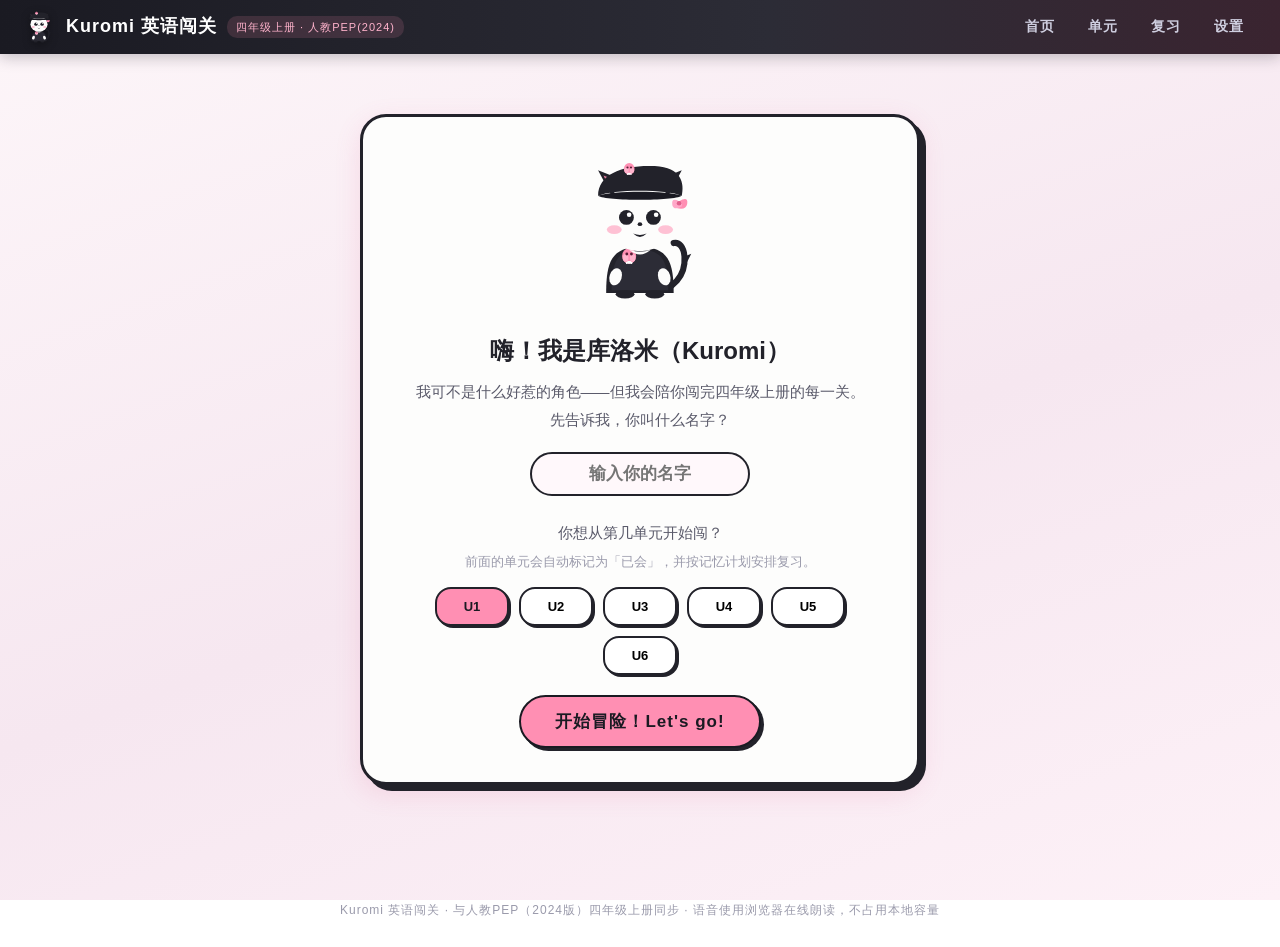
<file: index.html>
<!DOCTYPE html>
<html lang="zh-CN">
<head>
<meta charset="UTF-8">
<meta name="viewport" content="width=device-width, initial-scale=1.0">
<title>库洛米英语闯关</title>
<style>
  html,body{height:100%;margin:0}
  body{
    display:flex;flex-direction:column;align-items:center;justify-content:center;
    background:linear-gradient(160deg,#fdf6f9,#f6e7f0);font-family:"Microsoft YaHei",sans-serif;
    color:#22222a;
  }
  .logo{font-size:40px;animation:bounce 1s ease-in-out infinite}
  @keyframes bounce{0%,100%{transform:translateY(0)}50%{transform:translateY(-10px)}}
  p{font-size:16px;letter-spacing:1px;color:#5a5a6a;margin-top:12px}
  a{color:#e0608c;font-weight:bold}
  @media (prefers-reduced-motion:reduce){.logo{animation:none}}
</style>
<script>
  // 直接进入库洛米英语闯关
  window.location.replace("kuromi/");
</script>
</head>
<body>
  <div class="logo">🖤✨</div>
  <p>正在进入库洛米英语闯关……</p>
  <p>如果没有自动跳转，<a href="kuromi/">点这里进入</a></p>
</body>
</html>
</file>
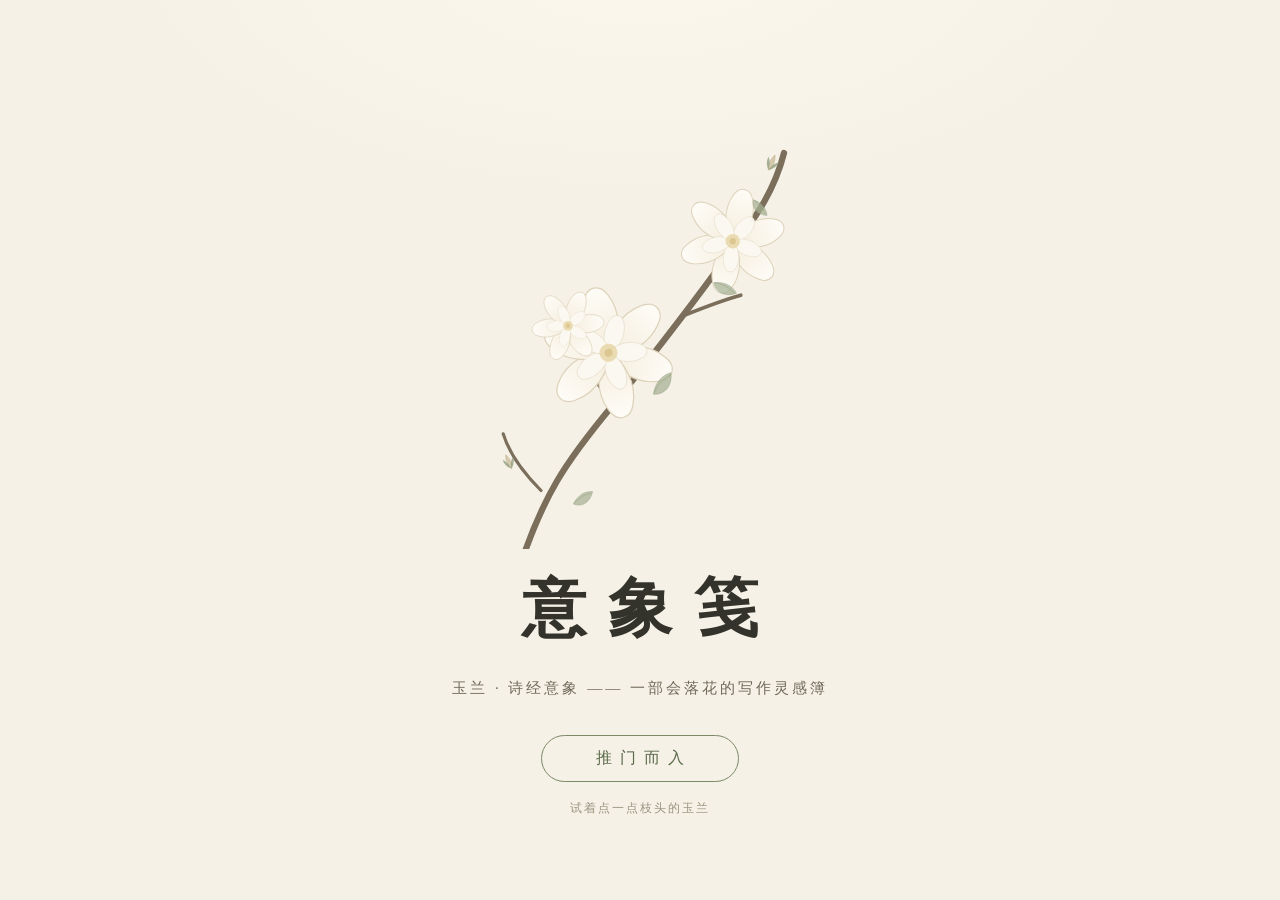
<file: imagery/index.html>
<!DOCTYPE html>
<html lang="zh-CN">
<head>
<meta charset="UTF-8">
<meta name="viewport" content="width=device-width, initial-scale=1.0">
<title>意象笺 · 玉兰诗经</title>
<link rel="stylesheet" href="styles.css">
</head>
<body>

<!-- 可复用的 SVG 部件 -->
<svg width="0" height="0" style="position:absolute" aria-hidden="true">
  <defs>
    <linearGradient id="petalGrad" x1="0" y1="0" x2="0" y2="1">
      <stop offset="0%" stop-color="#fefcf7"/>
      <stop offset="70%" stop-color="#f7f1e3"/>
      <stop offset="100%" stop-color="#efe4cd"/>
    </linearGradient>
    <!-- 一朵玉兰：花瓣围绕原点朝上展开 -->
    <g id="blossom">
      <g fill="url(#petalGrad)" stroke="#ddd2ba" stroke-width="1.1">
        <path d="M0,4 C-12,-12 -18,-32 -10,-50 C-5,-62 7,-62 12,-50 C20,-32 14,-12 2,4 Z" transform="rotate(0)"/>
        <path d="M0,4 C-12,-12 -18,-32 -10,-50 C-5,-62 7,-62 12,-50 C20,-32 14,-12 2,4 Z" transform="rotate(60)"/>
        <path d="M0,4 C-12,-12 -18,-32 -10,-50 C-5,-62 7,-62 12,-50 C20,-32 14,-12 2,4 Z" transform="rotate(120)"/>
        <path d="M0,4 C-12,-12 -18,-32 -10,-50 C-5,-62 7,-62 12,-50 C20,-32 14,-12 2,4 Z" transform="rotate(180)"/>
        <path d="M0,4 C-12,-12 -18,-32 -10,-50 C-5,-62 7,-62 12,-50 C20,-32 14,-12 2,4 Z" transform="rotate(240)"/>
        <path d="M0,4 C-12,-12 -18,-32 -10,-50 C-5,-62 7,-62 12,-50 C20,-32 14,-12 2,4 Z" transform="rotate(300)"/>
      </g>
      <g fill="#fcf9f2" stroke="#e2d8c2" stroke-width="0.9" opacity="0.95" transform="scale(0.58) rotate(28)">
        <path d="M0,4 C-12,-12 -18,-32 -10,-50 C-5,-62 7,-62 12,-50 C20,-32 14,-12 2,4 Z" transform="rotate(0)"/>
        <path d="M0,4 C-12,-12 -18,-32 -10,-50 C-5,-62 7,-62 12,-50 C20,-32 14,-12 2,4 Z" transform="rotate(72)"/>
        <path d="M0,4 C-12,-12 -18,-32 -10,-50 C-5,-62 7,-62 12,-50 C20,-32 14,-12 2,4 Z" transform="rotate(144)"/>
        <path d="M0,4 C-12,-12 -18,-32 -10,-50 C-5,-62 7,-62 12,-50 C20,-32 14,-12 2,4 Z" transform="rotate(216)"/>
        <path d="M0,4 C-12,-12 -18,-32 -10,-50 C-5,-62 7,-62 12,-50 C20,-32 14,-12 2,4 Z" transform="rotate(288)"/>
      </g>
      <circle r="8" fill="#e7d6a7" opacity="0.85"/>
      <circle r="3.5" fill="#d9c48c" opacity="0.9"/>
    </g>
    <!-- 花苞 -->
    <g id="bud">
      <path d="M0,6 C-6,-6 -7,-20 -2,-30 C3,-20 8,-6 2,6 Z" fill="#d6c9ac" stroke="#b9ab8a" stroke-width="1"/>
      <path d="M0,6 C-8,0 -14,-10 -13,-20 C-6,-14 -2,-6 0,6 Z" fill="#93a07f" opacity="0.8"/>
      <path d="M0,6 C8,0 14,-10 13,-20 C6,-14 2,-6 0,6 Z" fill="#93a07f" opacity="0.8"/>
    </g>
    <!-- 叶子 -->
    <g id="leaf">
      <path d="M0,0 C12,-10 26,-12 38,-6 C28,8 12,12 0,0 Z" fill="#a7b294" opacity="0.72" stroke="#8a9577" stroke-width="0.9"/>
      <path d="M2,-1 C14,-6 26,-7 35,-4" stroke="#8a9577" stroke-width="0.8" fill="none" opacity="0.7"/>
    </g>
  </defs>
</svg>

<div id="app">

  <header id="topbar" class="hidden">
    <div class="brand">
      <svg class="brand-flower mag-flower" viewBox="-70 -70 140 140" width="30" height="30" aria-hidden="true">
        <use href="#blossom" transform="scale(1.05)"/>
      </svg>
      <span class="brand-name">意象笺</span>
    </div>
    <nav id="nav">
      <button class="nav-btn active" data-view="gallery">意象墙</button>
      <button class="nav-btn" data-view="collide">碰撞</button>
      <button class="nav-btn" data-view="notes">随想簿</button>
      <button class="nav-btn" data-view="import">导入</button>
    </nav>
  </header>

  <main>

    <!-- 扉页 -->
    <section id="view-splash">
      <svg id="splash-art" viewBox="0 0 400 520" aria-hidden="true">
        <path d="M60,560 C90,460 120,420 170,360 C210,310 250,260 300,190 C330,150 350,120 360,80"
              fill="none" stroke="#7b6f5b" stroke-width="7" stroke-linecap="round"/>
        <path d="M170,360 C155,340 140,315 128,290" fill="none" stroke="#7b6f5b" stroke-width="4.5" stroke-linecap="round"/>
        <path d="M250,260 C270,252 290,244 312,238" fill="none" stroke="#7b6f5b" stroke-width="4" stroke-linecap="round"/>
        <path d="M90,455 C70,435 55,415 48,392" fill="none" stroke="#7b6f5b" stroke-width="3.5" stroke-linecap="round"/>
        <g class="mag-flower" data-bloom="1" transform="translate(165,302) rotate(-14) scale(1.25)"><use href="#blossom"/></g>
        <g class="mag-flower" data-bloom="2" transform="translate(303,178) rotate(12) scale(1)"><use href="#blossom"/></g>
        <g class="mag-flower" data-bloom="3" transform="translate(120,272) rotate(22) scale(0.68)"><use href="#blossom"/></g>
        <g class="mag-flower" data-bloom="4" transform="translate(344,96) rotate(28) scale(0.5)"><use href="#bud"/></g>
        <g class="mag-flower" data-bloom="5" transform="translate(56,428) rotate(-18) scale(0.46)"><use href="#bud"/></g>
        <g transform="translate(215,348) rotate(-42) scale(0.8)"><use href="#leaf"/></g>
        <g transform="translate(282,224) rotate(34) scale(0.72)"><use href="#leaf"/></g>
        <g transform="translate(126,470) rotate(-24) scale(0.66)"><use href="#leaf"/></g>
        <g transform="translate(326,132) rotate(58) scale(0.6)"><use href="#leaf"/></g>
      </svg>
      <h1 class="splash-title">意象笺</h1>
      <p class="splash-sub">玉兰 · 诗经意象 —— 一部会落花的写作灵感簿</p>
      <button id="enter-btn" class="btn-enter">推门而入</button>
      <p class="splash-hint">试着点一点枝头的玉兰</p>
    </section>

    <!-- 意象墙 -->
    <section id="view-gallery" class="view hidden">
      <div class="page-head">
        <h2>意象墙</h2>
        <p class="page-desc">从《诗经》里采撷的六十枚意象。点开一枚，看它如何生长。</p>
      </div>
      <div class="toolbar">
        <input id="search" type="search" placeholder="搜意象名、出处、原文…" autocomplete="off">
        <div class="chip-row" id="catRow"></div>
        <div class="chip-row" id="senseRow"></div>
        <div class="mood-wrap">
          <button id="moodToggle" class="mood-toggle" type="button">情绪筛选 ▾</button>
          <div id="moodPanel" class="chip-row hidden"></div>
        </div>
      </div>
      <div id="grid" class="grid"></div>
      <p id="emptyTip" class="empty-tip hidden">没有找到匹配的意象，换个筛选试试。</p>
    </section>

    <!-- 碰撞 -->
    <section id="view-collide" class="view hidden">
      <div class="page-head">
        <h2>意象碰撞</h2>
        <p class="page-desc">一枚意象 × 一个场景，让它们在彼此身上长出新的句子。</p>
      </div>
      <div class="collide-box">
        <div class="mood-wrap collide-mood">
          <button id="cmoodToggle" class="mood-toggle" type="button">情感方向 ▾（可选）</button>
          <div id="cmoodPanel" class="chip-row hidden"></div>
        </div>
        <div class="collide-stage">
          <div class="c-card c-img" id="cImgCard"></div>
          <div class="c-x">×</div>
          <div class="c-card c-scene" id="cSceneCard"></div>
        </div>
        <div class="collide-controls">
          <button class="btn ghost" id="cRerollImg">换个意象</button>
          <button class="btn ghost" id="cRerollScene">换个场景</button>
          <button class="btn ghost" id="cRerollAll">重新抽取</button>
          <button class="btn primary" id="cSpark">生成写作火花</button>
        </div>
        <div id="sparkBox" class="spark-box hidden">
          <p class="spark-label">✦ 写作火花</p>
          <p id="sparkText" class="spark-text"></p>
        </div>
        <div class="c-note">
          <textarea id="cNote" rows="4" placeholder="顺着火花写点什么，或记下此刻的联想…（保存在本机）"></textarea>
          <div class="c-note-actions">
            <span id="cNoteState" class="note-state"></span>
            <button class="btn small" id="cSaveNote">保存随想</button>
          </div>
        </div>
      </div>
    </section>

    <!-- 随想簿 -->
    <section id="view-notes" class="view hidden">
      <div class="page-head">
        <h2>随想簿</h2>
        <p class="page-desc">你的积累都收在这里——卡片上的随想，与碰撞时落下的句子。</p>
      </div>
      <p id="notesEmpty" class="empty-tip hidden">还没有随想。去意象墙上写一张，或去碰撞一次吧。</p>
      <div class="notes-cols">
        <div class="notes-col">
          <h3 class="notes-col-title">碰撞记录 <span id="collideCount" class="count-badge">0</span></h3>
          <div id="collideList" class="notes-list"></div>
        </div>
        <div class="notes-col">
          <h3 class="notes-col-title">卡片随想 <span id="cardNoteCount" class="count-badge">0</span></h3>
          <div id="cardNoteList" class="notes-list"></div>
        </div>
      </div>
    </section>

    <!-- 导入 -->
    <section id="view-import" class="view hidden">
      <div class="page-head">
        <h2>导入素材</h2>
        <p class="page-desc">预留的接口：把你自己积累的意象与场景导进来，与《诗经》的六十枚同堂。</p>
      </div>
      <div class="import-box">
        <p class="import-stats">当前：内置意象 <strong id="builtinCount">60</strong> · 场景 <strong id="builtinSceneCount">12</strong>　|　已导入意象 <strong id="importedCount">0</strong> · 场景 <strong id="importedSceneCount">0</strong></p>
        <p class="import-format">JSON 格式（两个字段都可选，同名会覆盖内置）：</p>
        <pre class="import-code">{
  "imagery": [
    {
      "name": "意象名", "category": "植物", "senses": ["视觉", "触觉"],
      "moods": ["思念", "苍凉"], "source": "出处",
      "text": "摘句原文", "meaning": "释义",
      "analysis": "意象解析：为什么美、怎么用",
      "prompt": "写作提示"
    }
  ],
  "scenes": [ { "name": "场景名", "description": "场景描写" } ]
}</pre>
        <textarea id="importArea" rows="8" placeholder="在这里粘贴 JSON…"></textarea>
        <div class="import-actions">
          <button class="btn ghost" id="importFill">填入示例</button>
          <label class="btn ghost file-label">选择 JSON 文件<input type="file" id="importFile" accept=".json,application/json" hidden></label>
          <a class="btn ghost" id="importDl" href="data/import-example.json" download="import-example.json">下载示例文件</a>
          <button class="btn primary" id="importBtn">导入</button>
        </div>
        <p id="importMsg" class="import-msg"></p>
      </div>
    </section>

  </main>

  <footer class="hidden" id="foot">意象笺 · 以《诗经》为壤，以玉兰为灯 · 数据仅存于本机浏览器</footer>
</div>

<!-- 详情弹层 -->
<div id="detail" class="modal hidden" role="dialog" aria-modal="true">
  <div class="modal-mask" id="detailMask"></div>
  <div class="detail-panel">
    <button class="detail-close" id="detailClose" aria-label="关闭">✕</button>
    <div id="detailBody"></div>
  </div>
</div>

<div id="toast" class="toast hidden"></div>

<script src="data/imagery1.js"></script>
<script src="data/imagery2.js"></script>
<script src="data/scenes.js"></script>
<script src="app.js"></script>
</body>
</html>
</file>
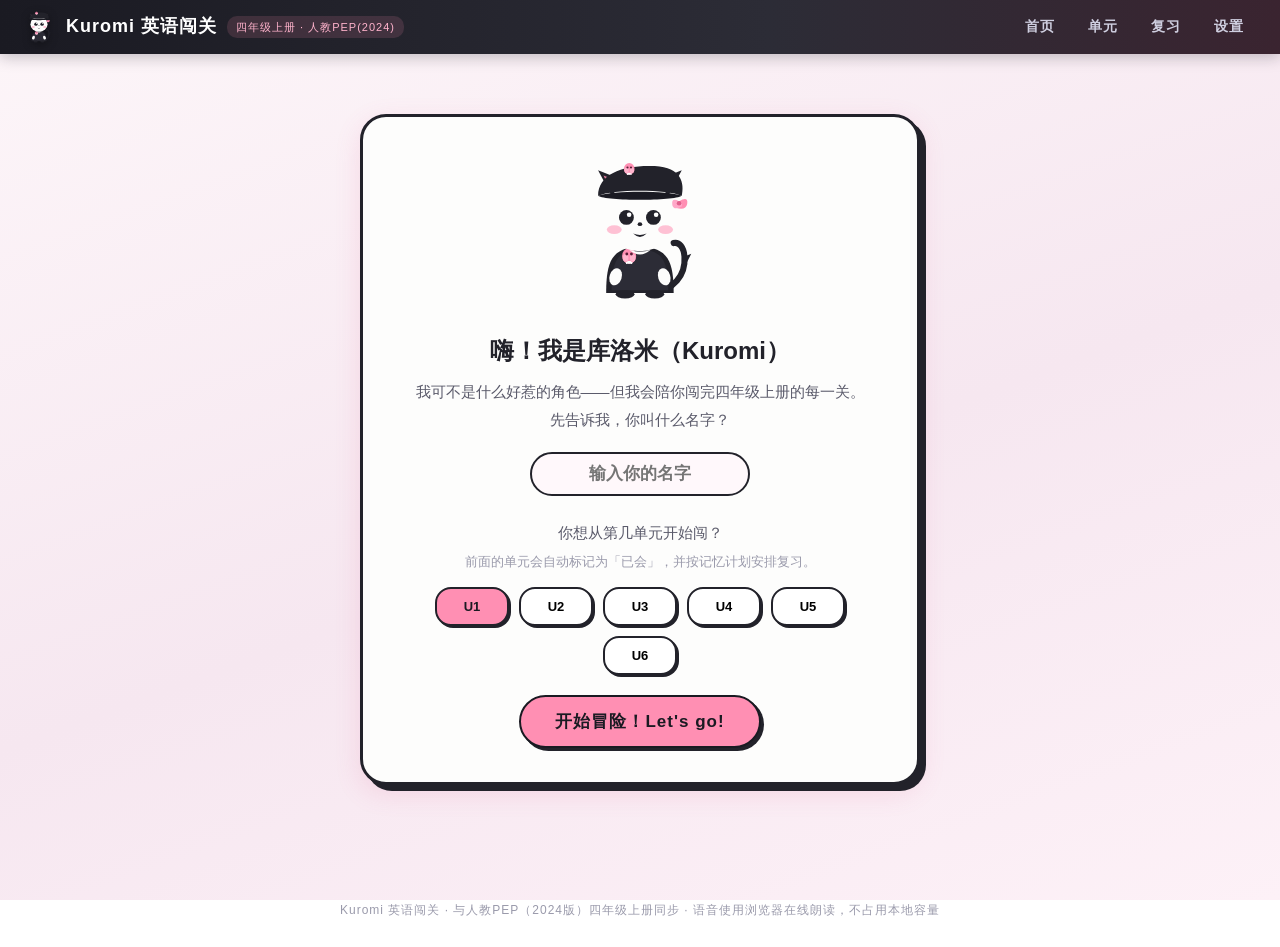
<file: kuromi/index.html>
<!DOCTYPE html>
<html lang="zh-CN">
<head>
<meta charset="UTF-8">
<meta name="viewport" content="width=device-width, initial-scale=1.0">
<title>Kuromi 英语闯关 · 四年级上册</title>
<link rel="stylesheet" href="styles.css">
</head>
<body>

<!-- 可复用 SVG 部件：骷髅徽章、库洛米角色 -->
<svg width="0" height="0" style="position:absolute" aria-hidden="true">
  <defs>
    <!-- 粉色骷髅徽章 -->
    <g id="skull">
      <ellipse cx="0" cy="-2" rx="11" ry="12" fill="#ff8fb3"/>
      <ellipse cx="-5.5" cy="1" rx="4.5" ry="6" fill="#ffb3cc"/>
      <ellipse cx="5.5" cy="1" rx="4.5" ry="6" fill="#ffb3cc"/>
      <circle cx="-3.6" cy="-5" r="2.2" fill="#5c1f38"/>
      <circle cx="3.6" cy="-5" r="2.2" fill="#5c1f38"/>
      <rect x="-3" y="6" width="6" height="4" rx="1" fill="#fff"/>
      <rect x="-5" y="7" width="2.6" height="3.4" rx="1" fill="#fff"/>
      <rect x="2.4" y="7" width="2.6" height="3.4" rx="1" fill="#fff"/>
    </g>
    <!-- 库洛米风格角色（致敬三丽鸥形象：黑贝雷帽·粉骷髅·恶魔尾） -->
    <g id="kuromi">
      <!-- 恶魔尾巴 -->
      <path d="M118,196 C150,192 168,170 166,142 C165,128 158,120 150,122" fill="none" stroke="#22222a" stroke-width="9" stroke-linecap="round" class="tail"/>
      <path d="M166,142 L176,138 L170,150 Z" fill="#22222a"/>
      <!-- 身体 -->
      <path d="M100,128 C142,128 150,150 150,196 L50,196 C50,150 58,128 100,128 Z" fill="#22222a"/>
      <path d="M100,132 C134,132 142,150 142,192 L58,192 C58,150 66,132 100,132 Z" fill="#2c2c36"/>
      <use href="#skull" x="100" y="160" transform="translate(-11,-9) scale(0.95)"/>
      <!-- 领口白边 -->
      <path d="M84,132 Q100,146 116,132 Q100,138 84,132 Z" fill="#fdfdfc"/>
      <!-- 耳朵 -->
      <path d="M58,52 L38,14 L78,30 Z" fill="#22222a" class="ear"/>
      <path d="M58,46 L46,22 L72,32 Z" fill="#ff8fb3" opacity="0.85"/>
      <path d="M142,52 L162,14 L122,30 Z" fill="#22222a" class="ear"/>
      <path d="M142,46 L154,22 L128,32 Z" fill="#ff8fb3" opacity="0.85"/>
      <!-- 脸 -->
      <ellipse cx="100" cy="84" rx="56" ry="50" fill="#fdfdfc"/>
      <!-- 贝雷帽 -->
      <path d="M38,52 C38,18 78,6 122,8 C162,10 166,34 162,52 C140,42 60,42 38,52 Z" fill="#22222a" class="beret"/>
      <path d="M38,52 C60,44 140,44 162,52 C150,60 50,60 38,52 Z" fill="#1a1a22"/>
      <use href="#skull" x="128" y="30" transform="translate(-8,-8) scale(0.72)"/>
      <!-- 眼睛 -->
      <g class="eye">
        <circle cx="80" cy="84" r="11" fill="#22222a"/>
        <circle cx="84" cy="80" r="3.4" fill="#fff"/>
      </g>
      <g class="eye">
        <circle cx="120" cy="84" r="11" fill="#22222a"/>
        <circle cx="124" cy="80" r="3.4" fill="#fff"/>
      </g>
      <!-- 腮红 -->
      <ellipse cx="62" cy="102" rx="11" ry="6.5" fill="#ff8fb3" opacity="0.55"/>
      <ellipse cx="138" cy="102" rx="11" ry="6.5" fill="#ff8fb3" opacity="0.55"/>
      <!-- 鼻子 -->
      <ellipse cx="100" cy="94" rx="3.4" ry="2.8" fill="#22222a"/>
      <!-- 嘴巴 -->
      <path d="M90,108 Q100,118 110,108 Q100,112 90,108 Z" fill="#22222a" class="mouth"/>
      <!-- 蝴蝶结 -->
      <path d="M158,60 Q172,52 170,64 Q168,74 154,70 Q150,62 158,60 Z" fill="#ff8fb3"/>
      <path d="M158,60 Q146,54 148,66 Q150,74 162,68 Q164,62 158,60 Z" fill="#ffa8c8"/>
      <circle cx="158" cy="63" r="3.4" fill="#e0608c"/>
      <!-- 手 -->
      <ellipse cx="64" cy="172" rx="9" ry="13" fill="#fdfdfc" transform="rotate(18 64 172)"/>
      <ellipse cx="136" cy="172" rx="9" ry="13" fill="#fdfdfc" transform="rotate(-18 136 172)"/>
      <!-- 脚 -->
      <ellipse cx="78" cy="198" rx="14" ry="6" fill="#22222a"/>
      <ellipse cx="122" cy="198" rx="14" ry="6" fill="#22222a"/>
    </g>
  </defs>
</svg>

<div id="app">

  <!-- 顶栏 -->
  <header id="topbar">
    <div class="brand" data-view="home">
      <svg class="mini-kuromi" viewBox="0 0 200 210" width="34" height="36" aria-hidden="true">
        <use href="#kuromi" transform="scale(0.9) translate(11,14)"/>
      </svg>
      <span class="brand-name">Kuromi 英语闯关</span>
      <span class="brand-tag">四年级上册 · 人教PEP(2024)</span>
    </div>
    <nav id="nav">
      <button class="nav-btn" data-view="home">首页</button>
      <button class="nav-btn" data-view="units">单元</button>
      <button class="nav-btn" data-view="review">复习</button>
      <button class="nav-btn" data-view="settings">设置</button>
    </nav>
  </header>

  <main>

    <!-- 首次进入：起点设定 -->
    <section id="view-onboard" class="view">
      <div class="onboard-box">
        <svg viewBox="0 0 200 210" width="150" height="158" class="kuromi-bounce" aria-hidden="true">
          <use href="#kuromi" transform="scale(0.9) translate(11,14)"/>
        </svg>
        <h2>嗨！我是库洛米（Kuromi）</h2>
        <p class="onboard-desc">我可不是什么好惹的角色——但我会陪你闯完四年级上册的每一关。<br>先告诉我，你叫什么名字？</p>
        <input id="onboardName" type="text" maxlength="8" placeholder="输入你的名字">
        <p class="onboard-desc">你想从第几单元开始闯？<br><span class="dim">前面的单元会自动标记为「已会」，并按记忆计划安排复习。</span></p>
        <div id="onboardUnits" class="unit-picker"></div>
        <button id="onboardGo" class="btn big pink">开始冒险！Let's go!</button>
      </div>
    </section>

    <!-- 首页 -->
    <section id="view-home" class="view hidden">
      <div class="home-hero">
        <div class="hero-left">
          <svg viewBox="0 0 200 210" width="170" height="180" class="kuromi-bounce" id="heroKuromi" aria-hidden="true">
            <use href="#kuromi" transform="scale(0.9) translate(11,14)"/>
          </svg>
        </div>
        <div class="hero-right">
          <div id="speechBubble" class="speech-bubble">
            <p id="speechText">哼，今天也要好好学哦！</p>
          </div>
          <h1 id="homeTitle">可聿，准备好闯关了吗？</h1>
          <div class="home-stats">
            <div class="stat"><span class="stat-num" id="statNew">0</span><span class="stat-label">新学单词</span></div>
            <div class="stat"><span class="stat-num" id="statDue">0</span><span class="stat-label">待复习</span></div>
            <div class="stat"><span class="stat-num" id="statDone">0</span><span class="stat-label">已掌握</span></div>
            <div class="stat"><span class="stat-num" id="statBadge">0</span><span class="stat-label">骷髅徽章</span></div>
          </div>
          <div class="home-actions">
            <button class="btn big pink" id="btnStartQuiz">🎮 开始闯关</button>
            <button class="btn big" id="btnGoReview">📖 去复习</button>
            <button class="btn big ghost" id="btnGoUnits">🗺️ 单元地图</button>
          </div>
        </div>
      </div>
    </section>

    <!-- 单元地图 -->
    <section id="view-units" class="view hidden">
      <div class="page-head">
        <h2>单元地图</h2>
        <p class="page-desc">选一个单元开始闯关，或用「标记已会」跳过已学内容（仍会进入记忆复习）。</p>
      </div>
      <div id="unitGrid" class="unit-grid"></div>
    </section>

    <!-- 闯关 -->
    <section id="view-quiz" class="view hidden">
      <div class="quiz-head">
        <span id="quizUnitLabel" class="quiz-unit-label"></span>
        <div class="quiz-progress"><div id="quizBar" class="quiz-bar"></div></div>
        <span id="quizScore" class="quiz-score">⭐ 0</span>
      </div>
      <div id="quizBody" class="quiz-body"></div>
    </section>

    <!-- 复习 -->
    <section id="view-review" class="view hidden">
      <div class="page-head">
        <h2>记忆复习</h2>
        <p class="page-desc">看到中文和图片，把它大声读出来！库洛米会听你读得对不对（按记忆曲线安排）。</p>
      </div>
      <div id="reviewBody" class="review-body"></div>
    </section>

    <!-- 设置 -->
    <section id="view-settings" class="view hidden">
      <div class="page-head"><h2>设置</h2></div>
      <div class="settings-box">
        <div class="set-row">
          <label>我的名字</label>
          <input id="setName" type="text" maxlength="8">
        </div>
        <div class="set-row">
          <label>发音口音</label>
          <div class="seg">
            <button class="seg-btn" data-accent="us">美音 🇺🇸</button>
            <button class="seg-btn" data-accent="uk">英音 🇬🇧</button>
          </div>
        </div>
        <div class="set-row">
          <label>朗读声音</label>
          <div class="seg">
            <button class="seg-btn" data-voice="on">开 🔊</button>
            <button class="seg-btn" data-voice="off">关 🔇</button>
          </div>
        </div>
        <div class="set-row">
          <label>学习起点</label>
          <div id="setStartUnits" class="unit-picker small"></div>
          <p class="dim set-hint">选择后，更早的单元会全部标记为「已会」并进入复习计划。</p>
        </div>
        <div class="set-row">
          <label>数据</label>
          <div class="set-actions">
            <button class="btn small" id="btnExport">导出进度</button>
            <button class="btn small danger" id="btnReset">重置全部进度</button>
          </div>
        </div>
        <p id="setMsg" class="set-msg"></p>
      </div>
    </section>

  </main>

  <footer id="foot">Kuromi 英语闯关 · 与人教PEP（2024版）四年级上册同步 · 语音使用浏览器在线朗读，不占用本地容量</footer>
</div>

<div id="toast" class="toast hidden"></div>

<script src="data/units.js"></script>
<script src="app.js"></script>
</body>
</html>
</file>
<file: imagery/styles.css>
/* ============ 意象笺 · 玉兰主题 ============ */
:root{
  --bg:#f5f1e6;
  --bg-soft:#fbf8f0;
  --card:#fdfbf5;
  --ink:#33332c;
  --ink-soft:#6f695a;
  --ink-faint:#9a937f;
  --line:#e4dcc8;
  --line-soft:#ede6d5;
  --jade:#7c8a68;
  --jade-deep:#5b6a4b;
  --jade-pale:#e7ecdd;
  --warm:#c8a888;
  --warm-pale:#f3e8da;
  --shadow:0 6px 24px rgba(90,80,55,.08);
  --shadow-soft:0 2px 10px rgba(90,80,55,.06);
  --serif:"Noto Serif SC","Source Han Serif SC","Source Han Serif CN","Songti SC","STSong","SimSun",Georgia,serif;
  --mono:"JetBrains Mono","Cascadia Code",Consolas,monospace;
}
*{margin:0;padding:0;box-sizing:border-box}
html,body{height:100%}
body{
  font-family:var(--serif);
  background:var(--bg);
  background-image:radial-gradient(ellipse 60% 40% at 50% -5%, #fbf7ec 0%, rgba(245,241,230,0) 70%);
  color:var(--ink);
  line-height:1.7;
  -webkit-font-smoothing:antialiased;
}
.hidden{display:none !important}
button{font-family:inherit;cursor:pointer}
input,textarea{font-family:inherit;color:var(--ink)}

/* ---------- 顶栏 ---------- */
#topbar{
  position:sticky;top:0;z-index:50;
  display:flex;align-items:center;justify-content:space-between;
  padding:10px 28px;
  background:rgba(245,241,230,.88);
  backdrop-filter:blur(6px);
  border-bottom:1px solid var(--line-soft);
}
.brand{display:flex;align-items:center;gap:9px}
.brand-flower{display:block;cursor:pointer;transition:transform .25s ease}
.brand-flower:hover{transform:rotate(12deg) scale(1.08)}
.brand-name{font-size:19px;letter-spacing:4px;color:var(--ink)}
#nav{display:flex;gap:4px}
.nav-btn{
  border:none;background:transparent;color:var(--ink-soft);
  font-size:14px;letter-spacing:2px;padding:7px 14px;border-radius:20px;
  transition:all .2s ease;
}
.nav-btn:hover{color:var(--jade-deep);background:var(--jade-pale)}
.nav-btn.active{color:var(--jade-deep);background:var(--jade-pale)}

/* ---------- 扉页 ---------- */
#view-splash{
  min-height:100vh;display:flex;flex-direction:column;align-items:center;justify-content:center;
  padding:40px 20px;text-align:center;animation:splashIn 1s ease both;
}
@keyframes splashIn{from{opacity:0;transform:translateY(10px)}to{opacity:1;transform:none}}
#splash-art{width:min(62vw,360px);height:auto;cursor:default}
.mag-flower{cursor:pointer}
.mag-flower.bounce{animation:bloom .55s ease}
@keyframes bloom{0%{transform:scale(1)}35%{transform:scale(1.14) rotate(-3deg)}70%{transform:scale(.96)}100%{transform:scale(1)}}
.splash-title{
  margin-top:6px;font-size:64px;font-weight:600;letter-spacing:22px;text-indent:22px;color:var(--ink);
}
.splash-sub{margin-top:12px;color:var(--ink-soft);letter-spacing:3px;font-size:15px}
.btn-enter{
  margin-top:34px;padding:12px 46px;font-size:16px;letter-spacing:8px;text-indent:8px;
  background:transparent;color:var(--jade-deep);
  border:1px solid var(--jade);border-radius:30px;
  transition:all .3s ease;
}
.btn-enter:hover{background:var(--jade);color:#fdfbf5;box-shadow:var(--shadow)}
.splash-hint{margin-top:16px;font-size:12px;color:var(--ink-faint);letter-spacing:2px;animation:hintPulse 2.6s ease-in-out infinite}
@keyframes hintPulse{0%,100%{opacity:.45}50%{opacity:1}}

/* ---------- 视图通用 ---------- */
.view{padding:36px 28px 80px;max-width:1100px;margin:0 auto;animation:viewIn .45s ease both}
@keyframes viewIn{from{opacity:0;transform:translateY(8px)}to{opacity:1;transform:none}}
.page-head{margin-bottom:22px}
.page-head h2{font-size:28px;letter-spacing:6px;font-weight:600}
.page-desc{margin-top:6px;color:var(--ink-soft);font-size:14px;letter-spacing:1px}
.empty-tip{padding:40px 0;text-align:center;color:var(--ink-faint);letter-spacing:2px}

/* ---------- 工具栏 ---------- */
.toolbar{margin-bottom:26px;display:flex;flex-direction:column;gap:12px}
#search{
  width:100%;max-width:420px;padding:10px 18px;font-size:14px;
  border:1px solid var(--line);border-radius:24px;background:var(--card);
  outline:none;transition:border-color .2s, box-shadow .2s;
}
#search:focus{border-color:var(--jade);box-shadow:0 0 0 3px rgba(124,138,104,.14)}
.chip-row{display:flex;flex-wrap:wrap;gap:8px}
.chip{
  padding:4px 14px;font-size:13px;letter-spacing:1px;color:var(--ink-soft);
  border:1px solid var(--line);border-radius:20px;background:transparent;
  transition:all .2s ease;
}
.chip:hover{border-color:var(--jade);color:var(--jade-deep)}
.chip.active{background:var(--jade);border-color:var(--jade);color:#fdfbf5}
.chip-row .chip.tag{background:var(--jade-pale);border-color:transparent;color:var(--jade-deep);pointer-events:none}
.mood-wrap{display:flex;flex-direction:column;gap:10px;align-items:flex-start}
#moodPanel,#cmoodPanel{max-height:190px;overflow-y:auto;padding-right:6px;width:100%}
.mood-toggle{
  border:none;background:transparent;color:var(--ink-soft);font-size:13px;letter-spacing:1px;
  padding:4px 10px;border-radius:16px;transition:color .2s;
}
.mood-toggle:hover{color:var(--jade-deep)}

/* ---------- 意象墙卡片 ---------- */
.grid{display:grid;grid-template-columns:repeat(auto-fill,minmax(250px,1fr));gap:18px}
.card{
  background:var(--card);border:1px solid var(--line-soft);border-radius:14px;
  padding:20px 20px 16px;cursor:pointer;position:relative;
  transition:transform .22s ease, box-shadow .22s ease, border-color .22s ease;
  overflow:hidden;
}
.card::before{
  content:"";position:absolute;inset:0 0 auto 0;height:3px;
  background:linear-gradient(90deg,transparent,var(--warm),transparent);
  opacity:0;transition:opacity .25s ease;
}
.card:hover{transform:translateY(-4px);box-shadow:var(--shadow);border-color:#ddd2ba}
.card:hover::before{opacity:.75}
.card-head{display:flex;align-items:baseline;gap:9px}
.card-name{font-size:21px;font-weight:600;letter-spacing:2px}
.card-alt{font-size:12px;color:var(--ink-faint)}
.card-tags{display:flex;flex-wrap:wrap;gap:6px;margin:9px 0 11px}
.card-text{
  font-size:13.5px;color:var(--ink-soft);line-height:1.9;
  display:-webkit-box;-webkit-line-clamp:2;-webkit-box-orient:vertical;overflow:hidden;
}
.card-text::before{content:"「";color:var(--warm)}
.card-text::after{content:"」";color:var(--warm)}
.card-src{margin-top:10px;font-size:12px;color:var(--ink-faint);letter-spacing:1px}

/* ---------- 碰撞 ---------- */
.collide-box{
  background:var(--card);border:1px solid var(--line-soft);border-radius:18px;
  padding:26px 26px 22px;box-shadow:var(--shadow-soft);
}
.collide-mood{margin-bottom:18px}
.collide-stage{display:flex;align-items:stretch;justify-content:center;gap:18px}
.c-card{
  flex:1;max-width:320px;border-radius:14px;padding:22px;
  display:flex;flex-direction:column;justify-content:center;min-height:200px;
  transition:transform .2s ease;
}
.c-img{background:linear-gradient(160deg,#fdfbf5,#f3ecdc);border:1px solid #e3d9c2}
.c-scene{background:linear-gradient(160deg,#f7f6ee,#e9edde);border:1px solid #d7ddc8}
.c-card:hover{transform:translateY(-3px)}
.c-card .c-kind{font-size:12px;letter-spacing:3px;color:var(--ink-faint);margin-bottom:10px}
.c-card .c-title{font-size:26px;letter-spacing:3px;font-weight:600;margin-bottom:8px}
.c-card .c-sub{font-size:13px;color:var(--ink-soft);line-height:1.8}
.c-card .c-quote{margin-top:12px;font-size:12.5px;color:var(--ink-faint)}
.c-card .c-quote::before{content:"「";color:var(--warm)}
.c-card .c-quote::after{content:"」";color:var(--warm)}
.c-x{
  align-self:center;font-size:30px;color:var(--warm);letter-spacing:0;flex:none;
  animation:xSpin 1.2s ease both;
}
@keyframes xSpin{from{opacity:0;transform:rotate(-160deg) scale(.4)}to{opacity:1;transform:none}}
.collide-controls{
  margin-top:22px;display:flex;flex-wrap:wrap;gap:10px;justify-content:center;
}
.btn{
  padding:8px 22px;font-size:14px;letter-spacing:2px;border-radius:22px;
  border:1px solid var(--line);background:transparent;color:var(--ink-soft);
  transition:all .22s ease;
}
.btn:hover{border-color:var(--jade);color:var(--jade-deep)}
.btn.primary{background:var(--jade);border-color:var(--jade);color:#fdfbf5}
.btn.primary:hover{background:var(--jade-deep);border-color:var(--jade-deep);color:#fff}
.btn.small{padding:5px 16px;font-size:13px;letter-spacing:1px}
.spark-box{
  margin-top:20px;padding:18px 22px;border-radius:14px;
  background:linear-gradient(135deg,var(--warm-pale),#f7f0e2);
  border:1px dashed var(--warm);animation:viewIn .5s ease both;
}
.spark-label{font-size:12px;letter-spacing:3px;color:var(--warm)}
.spark-text{margin-top:8px;font-size:15px;line-height:2;color:#5b4f3c}
.c-note{margin-top:18px;display:flex;flex-direction:column;gap:8px}
.c-note textarea,#importArea{
  width:100%;padding:14px 16px;font-size:14px;line-height:1.8;
  border:1px solid var(--line);border-radius:12px;background:var(--bg-soft);
  outline:none;resize:vertical;transition:border-color .2s;
}
.c-note textarea:focus,#importArea:focus{border-color:var(--jade)}
.c-note-actions{display:flex;align-items:center;justify-content:flex-end;gap:12px}
.note-state{font-size:12px;color:var(--jade-deep);letter-spacing:1px}

/* ---------- 随想簿 ---------- */
.notes-cols{display:grid;grid-template-columns:1fr 1fr;gap:26px;align-items:start}
.notes-col-title{font-size:16px;letter-spacing:3px;margin-bottom:12px;display:flex;align-items:center;gap:8px}
.count-badge{
  font-size:11px;color:var(--jade-deep);background:var(--jade-pale);
  border-radius:10px;padding:1px 8px;font-style:normal;
}
.notes-list{display:flex;flex-direction:column;gap:12px}
.note-item{
  background:var(--card);border:1px solid var(--line-soft);border-radius:12px;
  padding:14px 16px;transition:box-shadow .2s;
}
.note-item:hover{box-shadow:var(--shadow-soft)}
.note-item .note-meta{display:flex;align-items:center;gap:8px;flex-wrap:wrap;font-size:12px;color:var(--ink-faint)}
.note-item .note-title{font-size:15px;margin:6px 0 4px;letter-spacing:1px}
.note-item .note-title b{color:var(--jade-deep)}
.note-item .note-body{font-size:13.5px;color:var(--ink-soft);white-space:pre-wrap;line-height:1.9}
.note-item .note-actions{margin-top:8px;display:flex;gap:10px}
.note-item .link{font-size:12px;color:var(--jade-deep);background:none;border:none;letter-spacing:1px;text-decoration:underline;text-underline-offset:3px}

/* ---------- 导入 ---------- */
.import-box{
  background:var(--card);border:1px solid var(--line-soft);border-radius:18px;
  padding:26px;box-shadow:var(--shadow-soft);
}
.import-stats{font-size:14px;color:var(--ink-soft);margin-bottom:16px}
.import-stats strong{color:var(--jade-deep)}
.import-format{font-size:13px;color:var(--ink-soft);margin-bottom:8px}
.import-code{
  background:#efe9d8;border:1px solid var(--line);border-radius:10px;
  padding:14px 16px;font-family:var(--mono);font-size:12px;line-height:1.7;
  overflow-x:auto;color:#4a4638;margin-bottom:14px;white-space:pre;
}
.import-actions{display:flex;flex-wrap:wrap;gap:10px;margin-top:14px;align-items:center}
.file-label{display:inline-block}
.import-msg{margin-top:14px;font-size:13px;letter-spacing:1px;min-height:20px}
.import-msg.ok{color:var(--jade-deep)}
.import-msg.err{color:#a05c4a}

/* ---------- 详情弹层 ---------- */
.modal{position:fixed;inset:0;z-index:100;display:flex;align-items:center;justify-content:center;padding:24px}
.modal-mask{position:absolute;inset:0;background:rgba(60,55,42,.32);backdrop-filter:blur(3px);animation:fadeIn .25s ease}
@keyframes fadeIn{from{opacity:0}to{opacity:1}}
.detail-panel{
  position:relative;width:min(720px,94vw);max-height:88vh;overflow-y:auto;
  background:var(--bg-soft);border:1px solid var(--line);border-radius:18px;
  padding:36px 40px 32px;box-shadow:0 20px 60px rgba(60,50,30,.25);
  animation:panelIn .3s ease both;
}
@keyframes panelIn{from{opacity:0;transform:translateY(14px) scale(.98)}to{opacity:1;transform:none}}
.detail-close{
  position:absolute;top:16px;right:18px;border:none;background:transparent;
  color:var(--ink-faint);font-size:18px;transition:color .2s, transform .2s;
}
.detail-close:hover{color:var(--ink);transform:rotate(90deg)}
.d-name{font-size:34px;letter-spacing:6px;font-weight:600}
.d-alt{font-size:14px;color:var(--ink-faint);margin-top:2px}
.d-tags{display:flex;flex-wrap:wrap;gap:7px;margin:14px 0 18px}
.d-source{font-size:13px;color:var(--ink-faint);letter-spacing:1px;margin-bottom:6px}
.d-text{
  font-size:21px;line-height:2.1;letter-spacing:2px;color:#4c4634;
  padding:16px 22px;background:var(--card);border-left:3px solid var(--warm);
  border-radius:0 10px 10px 0;margin-bottom:20px;
}
.d-block{margin-bottom:18px}
.d-block h4{font-size:13px;letter-spacing:3px;color:var(--ink-faint);font-weight:600;margin-bottom:6px}
.d-block p{font-size:14.5px;line-height:2;color:var(--ink-soft)}
.d-prompt{
  background:var(--jade-pale);border-radius:12px;padding:14px 18px;font-size:14px;line-height:2;color:var(--jade-deep);
}
.d-note{margin-top:8px;display:flex;flex-direction:column;gap:8px}
.d-note textarea{
  width:100%;padding:12px 14px;font-size:14px;line-height:1.8;
  border:1px solid var(--line);border-radius:10px;background:var(--card);
  outline:none;resize:vertical;
}
.d-note textarea:focus{border-color:var(--jade)}
.d-note-actions{display:flex;align-items:center;gap:12px;justify-content:flex-end}
.d-related{margin-top:22px;padding-top:16px;border-top:1px dashed var(--line)}
.d-related h4{font-size:13px;letter-spacing:3px;color:var(--ink-faint);margin-bottom:10px}
.related-chips{display:flex;flex-wrap:wrap;gap:8px}

/* ---------- 页脚 / 提示 ---------- */
#foot{
  text-align:center;color:var(--ink-faint);font-size:12px;letter-spacing:2px;
  padding:18px 0 26px;
}
.toast{
  position:fixed;left:50%;bottom:34px;transform:translateX(-50%);
  background:rgba(51,51,44,.92);color:#f7f3e8;font-size:13px;letter-spacing:2px;
  padding:10px 26px;border-radius:24px;z-index:300;
  animation:toastIn .3s ease both;
}
@keyframes toastIn{from{opacity:0;transform:translate(-50%,12px)}to{opacity:1;transform:translate(-50%,0)}}

/* ---------- 花瓣 ---------- */
.petal{
  position:fixed;z-index:400;pointer-events:none;
  width:var(--s);height:calc(var(--s) * 1.25);
  background:radial-gradient(circle at 30% 25%, #fefcf7 0%, #f6efdd 55%, #e9dfc6 100%);
  border-radius:80% 0 80% 0;
  box-shadow:0 1px 2px rgba(150,130,90,.15);
  animation:petalFall var(--d) cubic-bezier(.3,.4,.6,1) forwards;
  will-change:transform,opacity;
}
@keyframes petalFall{
  0%{opacity:0;transform:translate(0,0) rotate(0deg) scale(.7)}
  8%{opacity:1;transform:translate(0,8px) rotate(14deg) scale(1)}
  100%{opacity:.15;transform:translate(var(--dx),108vh) rotate(var(--r)) scale(.9)}
}

/* ---------- 响应式 ---------- */
@media (max-width:820px){
  .notes-cols{grid-template-columns:1fr}
  .collide-stage{flex-direction:column;align-items:center}
  .c-x{transform:rotate(90deg)}
  .c-card{max-width:100%;min-height:150px;width:100%}
  .splash-title{font-size:46px;letter-spacing:14px;text-indent:14px}
  .view{padding:24px 16px 70px}
  .detail-panel{padding:28px 22px 24px}
}
</file>
<file: kuromi/styles.css>
/* ============ Kuromi 英语闯关 · 库洛米主题（黑·白·粉 / 骷髅 / 朋克可爱） ============ */
:root{
  --bg:#fdf6f9;
  --bg2:#f6e7f0;
  --card:#fdfdfc;
  --ink:#22222a;
  --ink-soft:#5a5a6a;
  --ink-faint:#9a9aab;
  --pink:#ff8fb3;
  --pink-deep:#e0608c;
  --pink-pale:#ffe3ee;
  --pink-line:#ffb3cc;
  --black:#22222a;
  --black2:#2c2c36;
  --gray-line:#e8dbe4;
  --shadow:0 8px 26px rgba(224,96,140,.16);
  --shadow-soft:0 3px 12px rgba(224,96,140,.10);
  --round:20px;
  --serif:"Noto Serif SC","Source Han Serif SC","Songti SC","SimSun",serif;
  --roundfont:"Comic Sans MS","Chalkboard SE","Verdana","Microsoft YaHei","PingFang SC",sans-serif;
}
*{margin:0;padding:0;box-sizing:border-box}
html,body{height:100%}
body{
  font-family:var(--roundfont);
  background:linear-gradient(160deg,var(--bg) 0%,var(--bg2) 55%,#fdf1f7 100%);
  background-attachment:fixed;
  color:var(--ink);
  line-height:1.65;
  -webkit-font-smoothing:antialiased;
}
.hidden{display:none !important}
button{font-family:inherit;cursor:pointer}
input,textarea{font-family:inherit;color:var(--ink)}
.dim{color:var(--ink-faint);font-size:13px}

/* ---------- 顶栏 ---------- */
#topbar{
  position:sticky;top:0;z-index:50;
  display:flex;align-items:center;justify-content:space-between;gap:14px;
  padding:9px 22px;
  background:linear-gradient(90deg,#1a1a22,#2c2c36 60%,#3a2430);
  color:#fff;
  box-shadow:0 3px 14px rgba(20,20,30,.25);
}
.brand{display:flex;align-items:center;gap:10px;cursor:pointer}
.mini-kuromi{filter:drop-shadow(0 2px 4px rgba(0,0,0,.35));transition:transform .25s ease}
.brand:hover .mini-kuromi{transform:rotate(-8deg) scale(1.06)}
.brand-name{font-size:18px;font-weight:800;letter-spacing:1px;color:#fff}
.brand-tag{font-size:11px;color:#ffb3cc;letter-spacing:1px;background:rgba(255,143,179,.14);padding:2px 9px;border-radius:10px}
#nav{display:flex;gap:5px}
.nav-btn{
  border:none;background:transparent;color:#cfcfe0;font-size:14px;font-weight:700;
  padding:7px 14px;border-radius:16px;transition:all .2s ease;letter-spacing:1px;
}
.nav-btn:hover{color:#fff;background:rgba(255,255,255,.1)}
.nav-btn.active{color:#1a1a22;background:var(--pink)}

/* ---------- 视图通用 ---------- */
.view{padding:30px 26px 70px;max-width:1080px;margin:0 auto;animation:viewIn .4s ease both}
@keyframes viewIn{from{opacity:0;transform:translateY(10px)}to{opacity:1;transform:none}}
.page-head{margin-bottom:20px}
.page-head h2{font-size:27px;font-weight:800;letter-spacing:2px}
.page-desc{margin-top:5px;color:var(--ink-soft);font-size:14px}

/* ---------- 按钮 ---------- */
.btn{
  padding:10px 24px;font-size:15px;font-weight:800;letter-spacing:1px;
  border:2.5px solid var(--ink);border-radius:40px;
  background:#fff;color:var(--ink);
  box-shadow:3px 3px 0 var(--ink);
  transition:all .15s ease;
}
.btn:hover{transform:translate(-1px,-1px);box-shadow:4px 4px 0 var(--ink)}
.btn:active{transform:translate(2px,2px);box-shadow:1px 1px 0 var(--ink)}
.btn.big{padding:13px 34px;font-size:17px}
.btn.pink{background:var(--pink);color:#1a1a22;border-color:#1a1a22}
.btn.pink:hover{background:var(--pink-deep);color:#fff}
.btn.ghost{background:transparent;box-shadow:none;border-style:dashed}
.btn.ghost:hover{background:var(--pink-pale)}
.btn.small{padding:6px 16px;font-size:13px;box-shadow:2px 2px 0 var(--ink)}
.btn.danger{color:#b03a52;border-color:#b03a52;box-shadow:3px 3px 0 #b03a52}
.btn:disabled{opacity:.45;pointer-events:none}

/* ---------- 首次进入 ---------- */
.onboard-box{
  max-width:560px;margin:30px auto;background:var(--card);
  border:3px solid var(--ink);border-radius:26px;padding:34px 38px;
  box-shadow:6px 6px 0 var(--ink), var(--shadow);
  text-align:center;animation:pop .5s ease both;
}
.onboard-box h2{font-size:24px;font-weight:800;margin:14px 0 8px}
.onboard-desc{margin:8px 0;color:var(--ink-soft);font-size:14.5px;line-height:1.9}
#onboardName{
  width:220px;padding:10px 18px;font-size:17px;font-weight:700;text-align:center;
  border:2.5px solid var(--ink);border-radius:30px;outline:none;margin:10px 0 16px;
  background:#fff8fb;
}
#onboardName:focus{border-color:var(--pink-deep)}
.unit-picker{display:flex;flex-wrap:wrap;gap:10px;justify-content:center;margin:12px 0 20px}
.unit-picker .up-item{
  width:74px;padding:10px 4px;font-size:13px;font-weight:800;
  border:2.5px solid var(--ink);border-radius:16px;background:#fff;
  box-shadow:2px 2px 0 var(--ink);cursor:pointer;transition:all .15s ease;
}
.unit-picker .up-item:hover{transform:translateY(-2px)}
.unit-picker .up-item.active{background:var(--pink);color:#1a1a22}
.unit-picker.small .up-item{width:58px;padding:7px 2px;font-size:12px}

/* ---------- 首页 ---------- */
.home-hero{display:flex;gap:34px;align-items:center;justify-content:center;flex-wrap:wrap;padding:16px 0}
.hero-left{flex:none}
.kuromi-bounce{animation:kuromiFloat 3.4s ease-in-out infinite}
@keyframes kuromiFloat{0%,100%{transform:translateY(0)}50%{transform:translateY(-9px)}}
.hero-right{max-width:520px;flex:1;min-width:300px}
.speech-bubble{
  position:relative;background:#fff;border:3px solid var(--ink);border-radius:22px;
  padding:14px 20px;font-size:16px;font-weight:700;box-shadow:4px 4px 0 var(--ink);
  margin-bottom:18px;min-height:56px;
}
.speech-bubble::after{
  content:"";position:absolute;left:26px;bottom:-15px;
  border:8px solid transparent;border-top-color:var(--ink);
}
.speech-bubble::before{
  content:"";position:absolute;left:29px;bottom:-10px;
  border:6px solid transparent;border-top-color:#fff;
}
#homeTitle{font-size:30px;font-weight:800;letter-spacing:1px;margin:6px 0 16px}
.home-stats{display:flex;gap:14px;flex-wrap:wrap;margin-bottom:22px}
.stat{
  flex:1;min-width:96px;background:var(--card);border:2.5px solid var(--ink);
  border-radius:18px;padding:12px 8px;text-align:center;box-shadow:3px 3px 0 var(--ink);
}
.stat-num{display:block;font-size:26px;font-weight:800;color:var(--pink-deep)}
.stat-label{font-size:12.5px;color:var(--ink-soft);font-weight:700}
.home-actions{display:flex;gap:12px;flex-wrap:wrap}

/* ---------- 单元地图 ---------- */
.unit-grid{display:grid;grid-template-columns:repeat(auto-fill,minmax(300px,1fr));gap:18px}
.unit-card{
  background:var(--card);border:3px solid var(--ink);border-radius:var(--round);
  padding:20px;cursor:pointer;position:relative;
  box-shadow:4px 4px 0 var(--ink);transition:all .18s ease;
}
.unit-card:hover{transform:translate(-2px,-3px);box-shadow:7px 7px 0 var(--ink)}
.unit-card.done{border-color:var(--pink-deep)}
.unit-top{display:flex;align-items:center;gap:12px}
.unit-num{
  width:44px;height:44px;border-radius:14px;background:var(--ink);color:#fff;
  display:flex;align-items:center;justify-content:center;font-size:19px;font-weight:800;flex:none;
}
.unit-icon{font-size:26px}
.unit-title{font-size:17px;font-weight:800;letter-spacing:.5px}
.unit-cn{font-size:12.5px;color:var(--ink-soft)}
.unit-bar{height:10px;background:#efe3ea;border-radius:8px;margin:14px 0 6px;overflow:hidden;border:1.5px solid var(--gray-line)}
.unit-bar i{display:block;height:100%;background:linear-gradient(90deg,var(--pink),var(--pink-deep));border-radius:8px;transition:width .4s ease}
.unit-meta{display:flex;justify-content:space-between;align-items:center;font-size:12.5px;color:var(--ink-soft)}
.unit-badge{display:inline-flex;align-items:center;gap:4px;font-weight:800}
.unit-actions{display:flex;gap:8px;margin-top:14px}
.unit-actions .btn{flex:1;text-align:center}

/* ---------- 闯关 ---------- */
.quiz-head{display:flex;align-items:center;gap:14px;margin-bottom:16px}
.quiz-unit-label{font-size:15px;font-weight:800;background:var(--ink);color:#fff;padding:5px 14px;border-radius:14px;white-space:nowrap}
.quiz-progress{flex:1;height:14px;background:#efe3ea;border-radius:10px;overflow:hidden;border:2px solid var(--ink)}
.quiz-bar{height:100%;background:linear-gradient(90deg,var(--pink),var(--pink-deep));border-radius:10px;transition:width .3s ease;width:0}
.quiz-score{font-size:15px;font-weight:800;color:var(--pink-deep);white-space:nowrap}
.quiz-body{max-width:640px;margin:0 auto}
.quiz-card{
  background:var(--card);border:3px solid var(--ink);border-radius:26px;
  padding:34px 30px;box-shadow:5px 5px 0 var(--ink);animation:pop .35s ease both;
  text-align:center;
}
@keyframes pop{from{opacity:0;transform:scale(.94)}to{opacity:1;transform:scale(1)}}
.quiz-type{font-size:13px;font-weight:800;color:var(--ink-faint);letter-spacing:2px;margin-bottom:10px}
.quiz-word{font-size:44px;font-weight:800;letter-spacing:1px;line-height:1.2}
.quiz-word .word-btn{
  border:none;background:none;font-size:30px;cursor:pointer;vertical-align:middle;margin-left:8px;
}
.quiz-cn{font-size:22px;font-weight:800;color:var(--ink-soft);margin-top:6px}
.quiz-emoji{font-size:64px;margin:10px 0 6px;line-height:1}
.quiz-sound-hint{font-size:14px;color:var(--ink-soft);margin-top:4px}
.options{display:grid;grid-template-columns:1fr 1fr;gap:12px;margin-top:24px}
.opt{
  padding:15px 10px;font-size:17px;font-weight:800;border:2.5px solid var(--ink);
  border-radius:16px;background:#fff;box-shadow:3px 3px 0 var(--ink);
  transition:all .12s ease;
}
.opt:hover{transform:translateY(-2px);background:var(--pink-pale)}
.opt.correct{background:#b9e6c8;border-color:#2e8b57;box-shadow:3px 3px 0 #2e8b57}
.opt.wrong{background:#ffd7de;border-color:#c0392b;box-shadow:3px 3px 0 #c0392b;animation:shake .4s ease}
@keyframes shake{0%,100%{transform:translateX(0)}25%{transform:translateX(-7px)}75%{transform:translateX(7px)}}
.spell-box{margin-top:22px}
#spellInput{
  width:min(340px,90%);padding:14px 18px;font-size:26px;font-weight:800;text-align:center;
  border:3px solid var(--ink);border-radius:18px;outline:none;background:#fff8fb;
  text-transform:lowercase;letter-spacing:3px;
}
#spellInput:focus{border-color:var(--pink-deep)}
.quiz-feedback{margin-top:22px;min-height:76px}
.fb-box{
  display:flex;align-items:center;gap:12px;justify-content:center;
  background:var(--pink-pale);border:2.5px solid var(--ink);border-radius:18px;
  padding:12px 16px;font-weight:800;animation:pop .3s ease both;text-align:left;
}
.fb-box .fb-kuromi{flex:none}
.fb-box .fb-text{font-size:15px;line-height:1.5}
.fb-box .fb-text b{color:var(--pink-deep)}
.quiz-next{margin-top:18px}
.result-card{text-align:center;padding:36px 30px}
.result-stars{font-size:52px;letter-spacing:6px;margin:12px 0}
.result-title{font-size:30px;font-weight:800;margin:8px 0}
.result-sub{color:var(--ink-soft);font-size:15px;margin-bottom:22px}
.result-actions{display:flex;gap:12px;justify-content:center;flex-wrap:wrap}

/* ---------- 复习 ---------- */
.review-body{max-width:640px;margin:0 auto}
.review-summary{
  display:flex;gap:14px;flex-wrap:wrap;margin-bottom:18px;
}
.review-list-item{
  background:var(--card);border:2.5px solid var(--ink);border-radius:16px;
  padding:12px 18px;box-shadow:3px 3px 0 var(--ink);font-weight:800;
  display:flex;align-items:center;gap:10px;cursor:pointer;transition:all .15s ease;
}
.review-list-item:hover{transform:translateY(-2px)}
.review-card{
  background:var(--card);border:3px solid var(--ink);border-radius:26px;
  padding:36px 30px;box-shadow:5px 5px 0 var(--ink);text-align:center;animation:pop .35s ease both;
}
.review-emoji{font-size:74px;line-height:1.1}
.review-cn{font-size:30px;font-weight:800;margin:8px 0 4px}
.review-hint{font-size:14px;color:var(--ink-soft);margin-bottom:20px}
.mic-area{
  min-height:110px;display:flex;flex-direction:column;align-items:center;justify-content:center;gap:10px;
  background:#f7ecf3;border:2.5px dashed var(--pink-line);border-radius:20px;padding:18px;
}
.mic-btn{
  width:64px;height:64px;border-radius:50%;border:3px solid var(--ink);background:var(--pink);
  font-size:26px;box-shadow:3px 3px 0 var(--ink);transition:all .15s ease;
}
.mic-btn:hover{transform:scale(1.06)}
.mic-btn.listening{animation:micPulse 1.1s ease-in-out infinite;background:var(--pink-deep)}
@keyframes micPulse{0%,100%{box-shadow:3px 3px 0 var(--ink),0 0 0 0 rgba(224,96,140,.5)}50%{box-shadow:3px 3px 0 var(--ink),0 0 0 16px rgba(224,96,140,0)}}
.mic-status{font-size:14px;font-weight:800;color:var(--ink-soft);min-height:22px}
.mic-heard{font-size:22px;font-weight:800;color:var(--pink-deep);min-height:32px;letter-spacing:1px}
.review-actions{display:flex;gap:12px;justify-content:center;margin-top:22px;flex-wrap:wrap}
.review-done{padding:40px 30px;text-align:center}
.review-done .result-stars{font-size:44px}

/* ---------- 设置 ---------- */
.settings-box{
  max-width:640px;background:var(--card);border:3px solid var(--ink);border-radius:24px;
  padding:26px 30px;box-shadow:4px 4px 0 var(--ink);
}
.set-row{display:flex;align-items:center;justify-content:space-between;gap:16px;padding:14px 0;border-bottom:2px dashed var(--gray-line);flex-wrap:wrap}
.set-row:last-child{border-bottom:none}
.set-row label{font-weight:800;font-size:15px}
.set-row input[type=text]{
  width:180px;padding:8px 14px;font-size:15px;font-weight:700;text-align:center;
  border:2.5px solid var(--ink);border-radius:20px;outline:none;background:#fff8fb;
}
.seg{display:flex;gap:8px}
.seg-btn{
  padding:7px 16px;font-size:14px;font-weight:800;border:2.5px solid var(--ink);
  border-radius:20px;background:#fff;transition:all .15s ease;
}
.seg-btn.active{background:var(--pink);color:#1a1a22;box-shadow:2px 2px 0 var(--ink)}
.set-actions{display:flex;gap:10px;flex-wrap:wrap}
.set-hint{width:100%;text-align:right}
.set-msg{min-height:22px;font-size:14px;font-weight:700;color:var(--pink-deep);margin-top:10px}

/* ---------- 页脚 / 提示 ---------- */
#foot{text-align:center;color:var(--ink-faint);font-size:12px;padding:16px 0 26px;letter-spacing:1px}
.toast{
  position:fixed;left:50%;bottom:30px;transform:translateX(-50%);z-index:300;
  background:var(--ink);color:#fff;font-size:14px;font-weight:700;letter-spacing:1px;
  padding:11px 26px;border-radius:26px;box-shadow:3px 3px 0 var(--pink-deep);
  animation:toastIn .3s ease both;
}
@keyframes toastIn{from{opacity:0;transform:translate(-50%,14px)}to{opacity:1;transform:translate(-50%,0)}}

/* ---------- 库洛米动效 ---------- */
.eye,.mouth,.tail{transform-box:fill-box;transform-origin:center}
.eye{animation:blink 4.2s infinite}
@keyframes blink{0%,94%,100%{transform:scaleY(1)}96%{transform:scaleY(.08)}98%{transform:scaleY(1)}}
.mouth.speaking{animation:mouthTalk .5s ease-in-out infinite}
@keyframes mouthTalk{0%,100%{transform:scaleY(1)}50%{transform:scaleY(.35)}}
.tail{animation:wag 2.6s ease-in-out infinite;transform-origin:left center}
@keyframes wag{0%,100%{transform:rotate(0deg)}50%{transform:rotate(14deg)}}
.kuromi-happy .eye{animation:none}
.kuromi-happy .mouth{transform:scaleY(1.15)}
.mini-kuromi .tail{animation:none}

/* ---------- 响应式 ---------- */
@media (max-width:760px){
  .home-hero{flex-direction:column;text-align:center}
  .speech-bubble::after{left:50%;margin-left:-8px}
  #topbar{flex-wrap:wrap}
  .brand-tag{display:none}
  .options{grid-template-columns:1fr}
  .set-row{flex-direction:column;align-items:flex-start}
  .view{padding:22px 16px 60px}
  .unit-grid{grid-template-columns:1fr}
}
</file>
